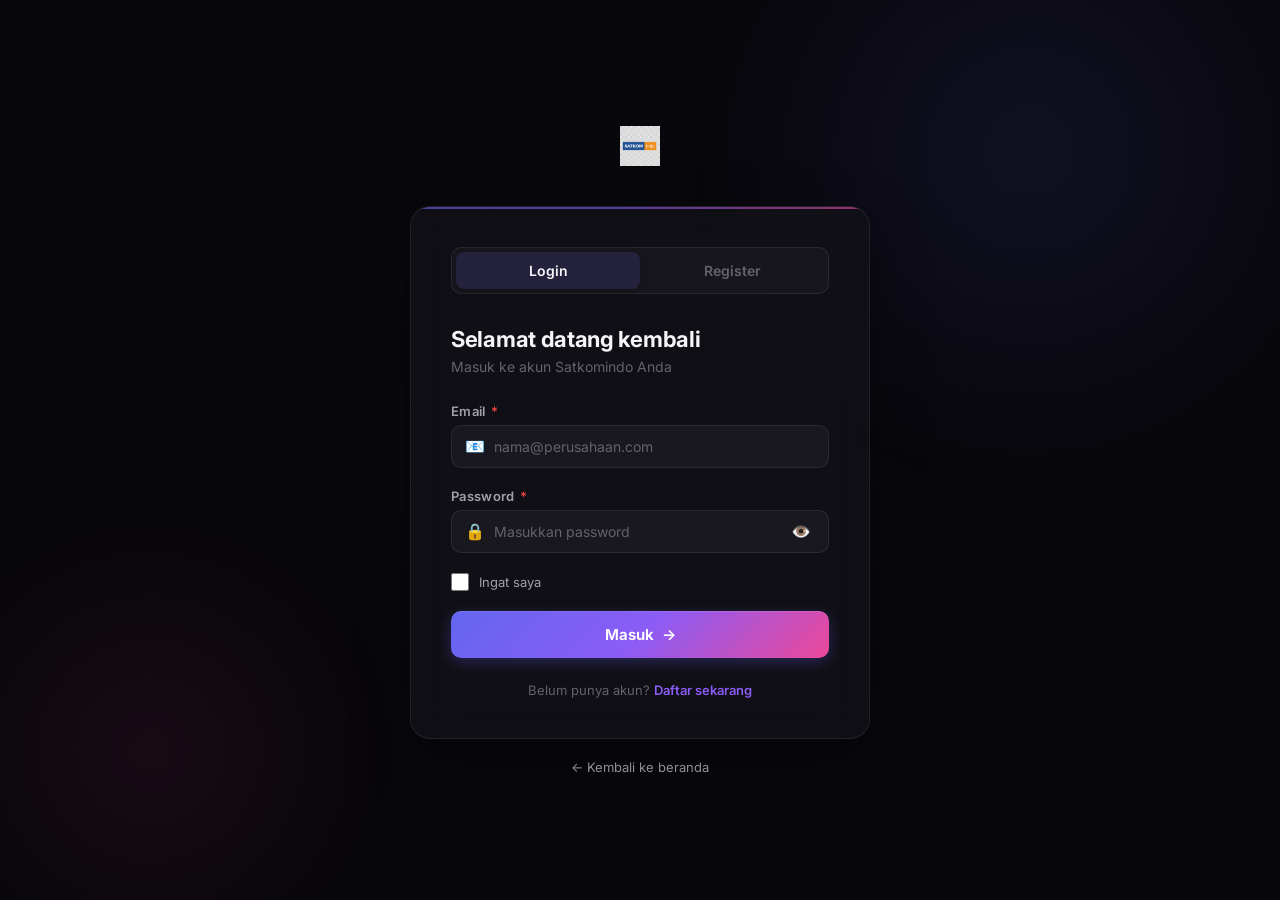
<file: auth.html>
<!DOCTYPE html>
<html lang="id">
<head>
  <meta charset="UTF-8">
  <meta name="viewport" content="width=device-width, initial-scale=1.0">
  <meta name="description" content="Login atau Register ke Satkomindo — Modern IT Service Desk Platform.">
  <title>Satkomindo — Login</title>
  <link rel="stylesheet" href="css/auth.css">
</head>
<body>

<!-- Background -->
<div class="auth-bg"></div>
<div class="auth-grid"></div>

<!-- Toast Container -->
<div class="toast-container" id="toast-container"></div>

<div class="auth-container">
  <!-- Logo -->
  <a href="landing.html" class="auth-logo">
    <img src="assets/logo.png" alt="Satkomindo" style="height: 40px;">
  </a>

  <!-- Auth Card -->
  <div class="auth-card">
    <!-- Tabs -->
    <div class="auth-tabs">
      <button class="auth-tab active" data-tab="login" onclick="switchTab('login')">Login</button>
      <button class="auth-tab" data-tab="register" onclick="switchTab('register')">Register</button>
    </div>

    <!-- ====== LOGIN PANEL ====== -->
    <div class="auth-panel active" id="panel-login">
      <h2 class="auth-panel-title">Selamat datang kembali</h2>
      <p class="auth-panel-subtitle">Masuk ke akun Satkomindo Anda</p>

      <div class="auth-error" id="login-error">
        <span>❌</span>
        <span id="login-error-text">Email atau password salah</span>
      </div>

      <form id="login-form" onsubmit="handleLogin(event)">
        <div class="auth-form-group">
          <label class="auth-form-label">Email <span class="required">*</span></label>
          <div class="auth-input-wrapper">
            <input type="email" class="auth-input" id="login-email" placeholder="nama@perusahaan.com" required autocomplete="email">
            <span class="auth-input-icon">📧</span>
          </div>
        </div>

        <div class="auth-form-group">
          <label class="auth-form-label">Password <span class="required">*</span></label>
          <div class="auth-input-wrapper">
            <input type="password" class="auth-input" id="login-password" placeholder="Masukkan password" required autocomplete="current-password">
            <span class="auth-input-icon">🔒</span>
            <button type="button" class="auth-password-toggle" onclick="togglePassword('login-password', this)">👁️</button>
          </div>
        </div>

        <label class="auth-checkbox">
          <input type="checkbox" id="remember-me">
          <span>Ingat saya</span>
        </label>

        <button type="submit" class="auth-submit" id="login-submit">
          <span>Masuk</span>
          <span>→</span>
        </button>
      </form>

      <div class="auth-footer">
        Belum punya akun? <a href="#" onclick="switchTab('register'); return false;">Daftar sekarang</a>
      </div>
    </div>

    <!-- ====== REGISTER PANEL ====== -->
    <div class="auth-panel" id="panel-register">
      <h2 class="auth-panel-title">Buat akun baru</h2>
      <p class="auth-panel-subtitle">Daftar untuk mulai menggunakan Satkomindo</p>

      <div class="auth-error" id="register-error">
        <span>❌</span>
        <span id="register-error-text">Terjadi kesalahan</span>
      </div>

      <div class="auth-success" id="register-success">
        <span>✅</span>
        <span id="register-success-text">Registrasi berhasil!</span>
      </div>

      <form id="register-form" onsubmit="handleRegister(event)">
        <div class="auth-form-group">
          <label class="auth-form-label">Email <span class="required">*</span></label>
          <div class="auth-input-wrapper">
            <input type="email" class="auth-input" id="reg-email" placeholder="nama@perusahaan.com" required autocomplete="email">
            <span class="auth-input-icon">📧</span>
          </div>
        </div>

        <div class="auth-form-row">
          <div class="auth-form-group">
            <label class="auth-form-label">Nama Pengguna <span class="required">*</span></label>
            <div class="auth-input-wrapper">
              <input type="text" class="auth-input" id="reg-name" placeholder="Nama lengkap" required autocomplete="name">
              <span class="auth-input-icon">👤</span>
            </div>
          </div>

          <div class="auth-form-group">
            <label class="auth-form-label">Personal Number <span class="required">*</span></label>
            <div class="auth-input-wrapper">
              <input type="text" class="auth-input" id="reg-personal-number" placeholder="Contoh: EMP-001" required>
              <span class="auth-input-icon">🏷️</span>
            </div>
          </div>
        </div>

        <div class="auth-form-group">
          <label class="auth-form-label">Role <span class="required">*</span></label>
          <div class="auth-input-wrapper">
            <select class="auth-select" id="reg-role" required>
              <option value="">Pilih Role</option>
              <option value="Admin">Admin</option>
              <option value="IT Support">IT Support</option>
              <option value="Technician">Technician</option>
              <option value="Manager">Manager</option>
              <option value="User">User</option>
            </select>
            <span class="auth-input-icon">🛡️</span>
          </div>
        </div>

        <div class="auth-form-group">
          <label class="auth-form-label">Password <span class="required">*</span></label>
          <div class="auth-input-wrapper">
            <input type="password" class="auth-input" id="reg-password" placeholder="Minimal 6 karakter" required minlength="6" autocomplete="new-password" oninput="checkPasswordStrength(this.value)">
            <span class="auth-input-icon">🔒</span>
            <button type="button" class="auth-password-toggle" onclick="togglePassword('reg-password', this)">👁️</button>
          </div>
          <div class="password-strength" id="password-strength">
            <div class="password-strength-bar" id="str-bar-1"></div>
            <div class="password-strength-bar" id="str-bar-2"></div>
            <div class="password-strength-bar" id="str-bar-3"></div>
            <div class="password-strength-bar" id="str-bar-4"></div>
          </div>
          <div class="password-strength-text" id="password-strength-text"></div>
        </div>

        <div class="auth-form-group">
          <label class="auth-form-label">Konfirmasi Password <span class="required">*</span></label>
          <div class="auth-input-wrapper">
            <input type="password" class="auth-input" id="reg-confirm-password" placeholder="Ulangi password" required minlength="6" autocomplete="new-password">
            <span class="auth-input-icon">🔒</span>
          </div>
        </div>

        <label class="auth-checkbox">
          <input type="checkbox" id="agree-terms" required>
          <span>Saya setuju dengan ketentuan penggunaan</span>
        </label>

        <button type="submit" class="auth-submit" id="register-submit">
          <span>Daftar Akun</span>
          <span>✨</span>
        </button>
      </form>

      <div class="auth-footer">
        Sudah punya akun? <a href="#" onclick="switchTab('login'); return false;">Login di sini</a>
      </div>
    </div>
  </div>

  <div class="auth-back">
    <a href="landing.html">← Kembali ke beranda</a>
  </div>
</div>

<script src="js/auth.js"></script>

</body>
</html>
</file>
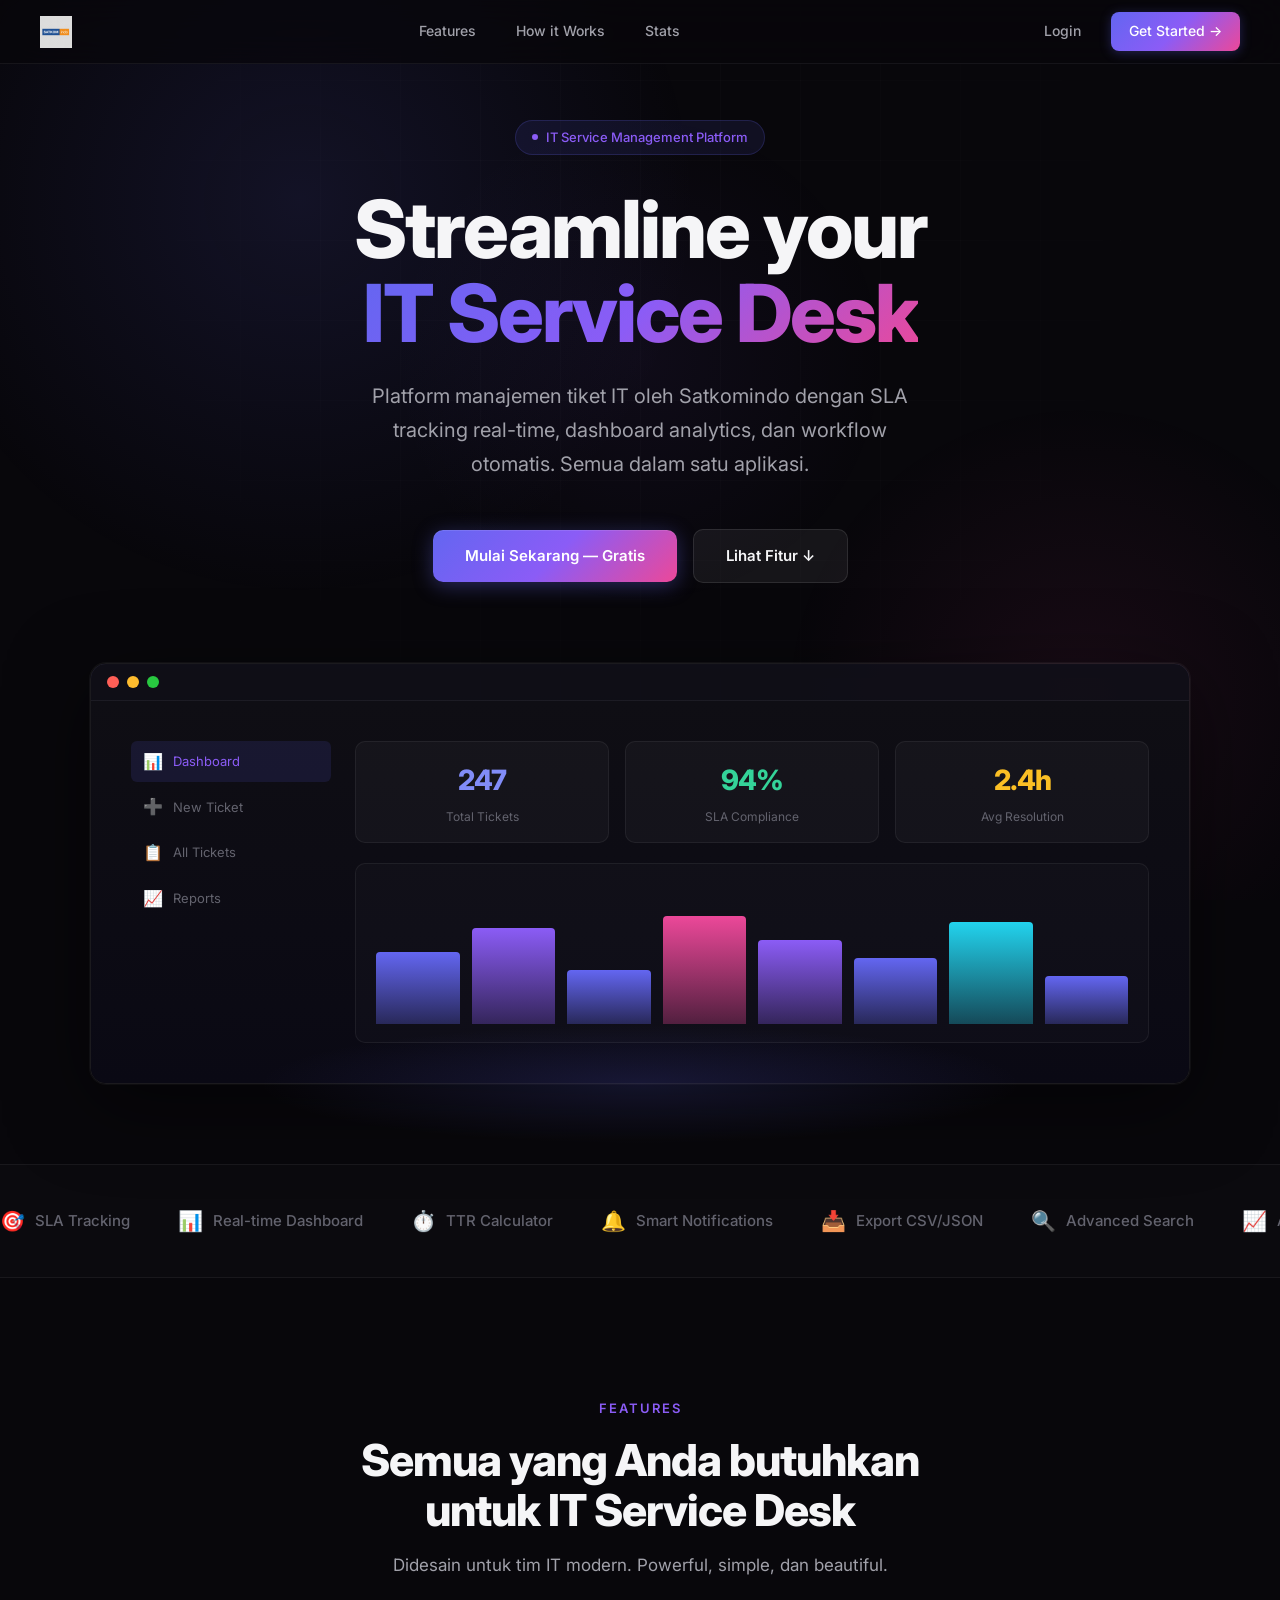
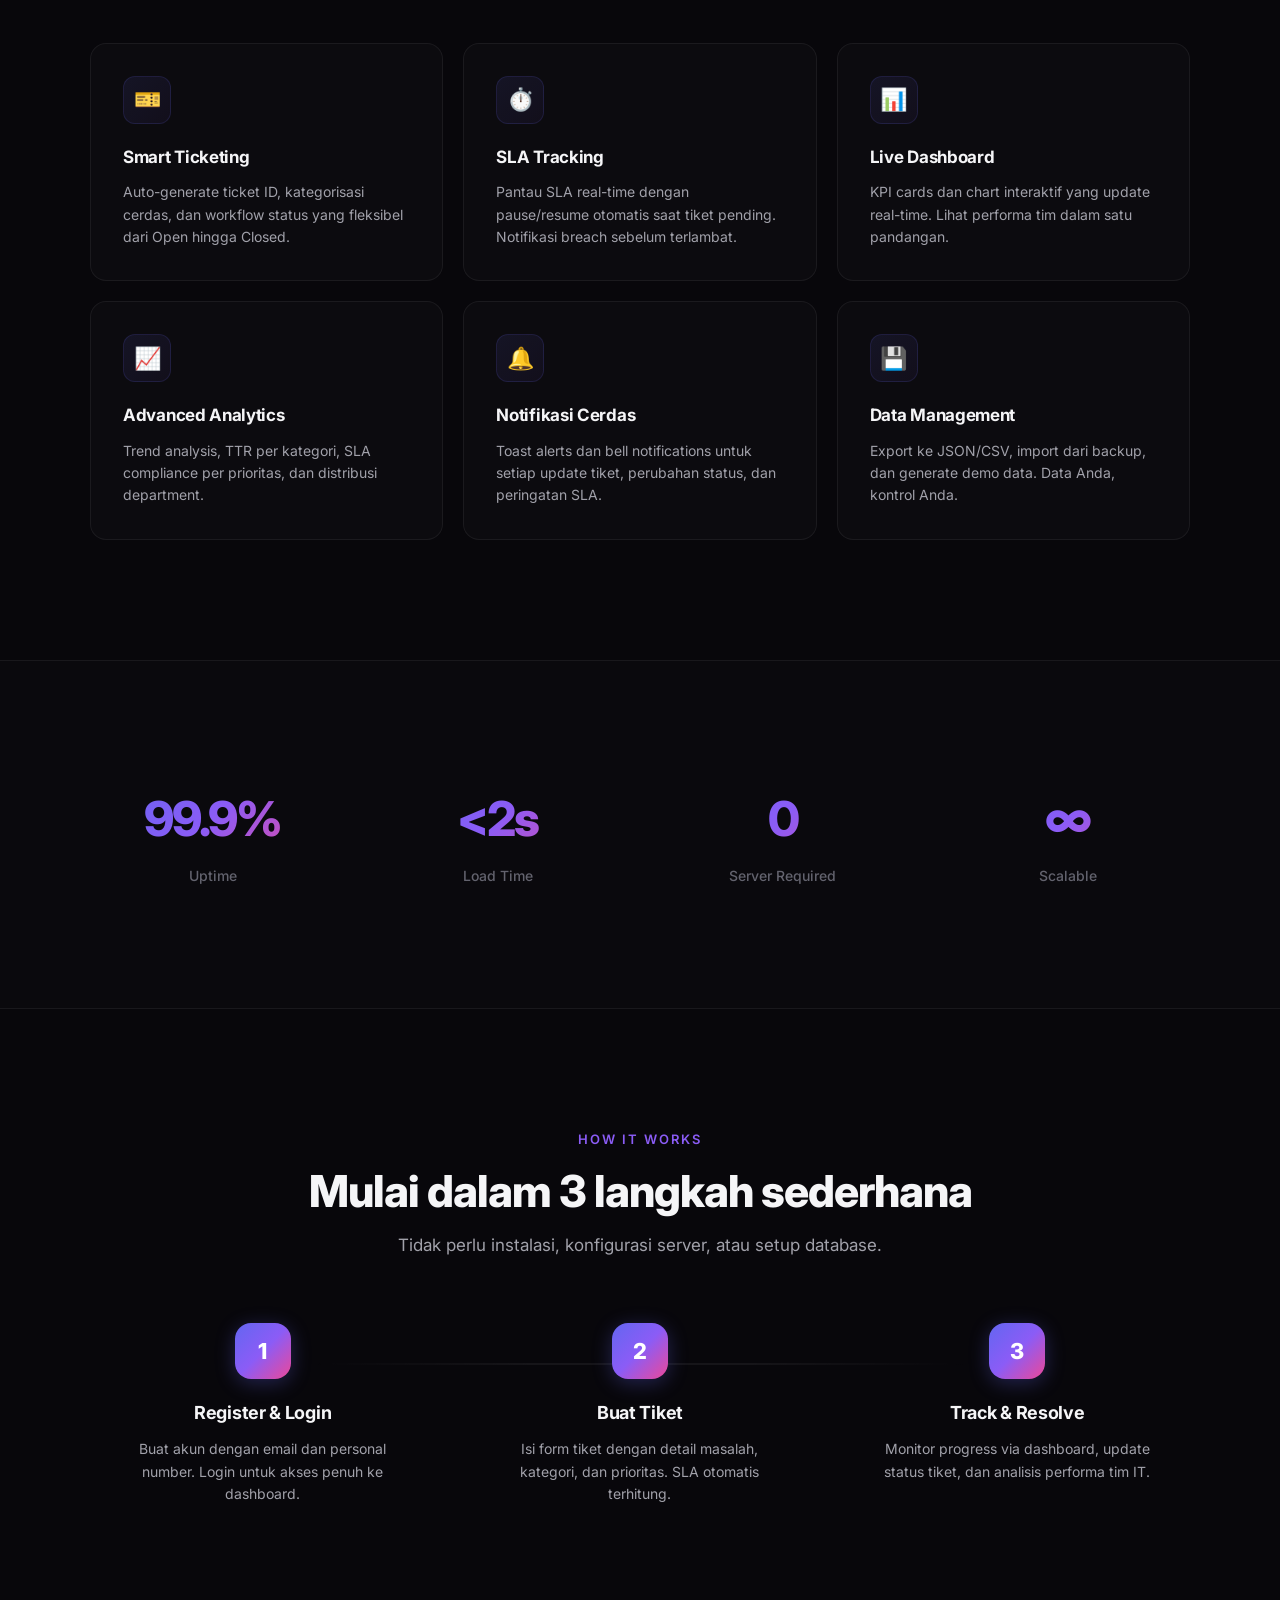
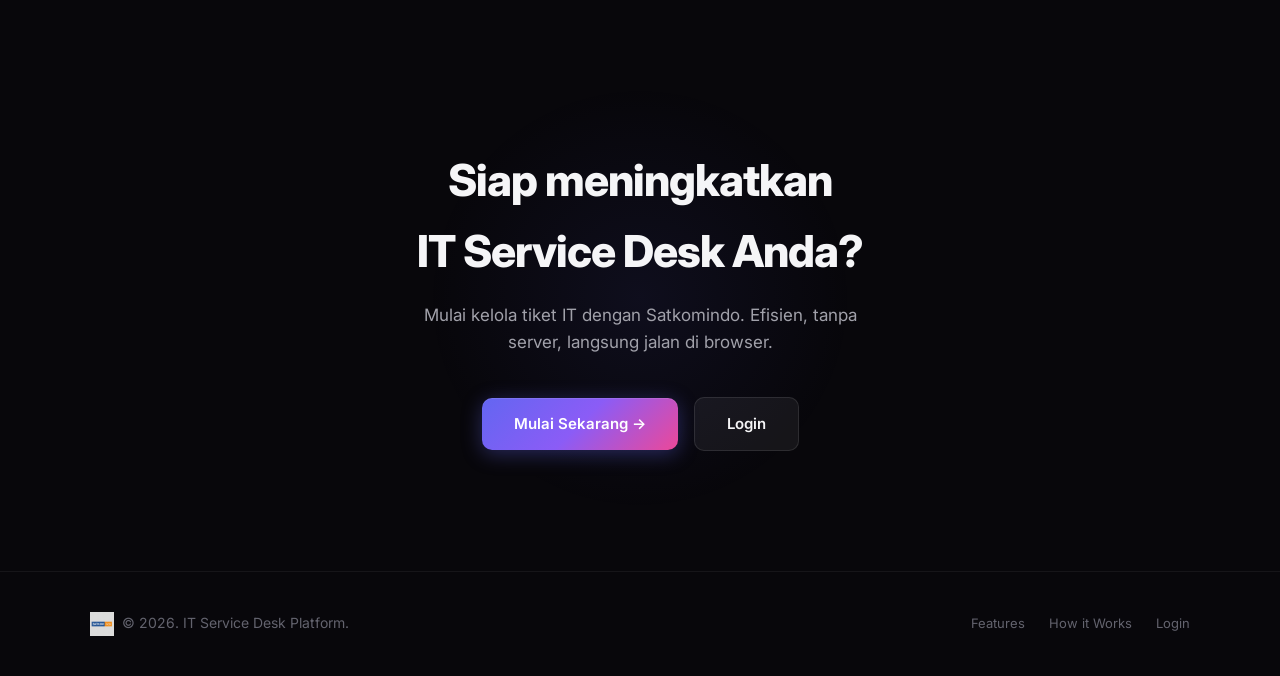
<file: landing.html>
<!DOCTYPE html>
<html lang="id">
<head>
  <meta charset="UTF-8">
  <meta name="viewport" content="width=device-width, initial-scale=1.0">
  <meta name="description" content="Satkomindo — Modern IT Service Desk. Kelola tiket dukungan IT dengan SLA tracking, dashboard real-time, dan analisis performa.">
  <title>Satkomindo — Modern IT Service Desk</title>
  <link rel="stylesheet" href="css/landing.css">
</head>
<body>

<!-- Animated Background -->
<div class="mesh-bg">
  <div class="mesh-orb"></div>
</div>
<div class="grid-overlay"></div>

<!-- ====== NAVIGATION ====== -->
<nav class="nav" id="main-nav">
  <a href="#" class="nav-brand">
    <img src="assets/logo.png" alt="Satkomindo" class="nav-brand-logo">
  </a>
  <div class="nav-links">
    <a href="#features">Features</a>
    <a href="#how-it-works">How it Works</a>
    <a href="#stats">Stats</a>
  </div>
  <div class="nav-cta">
    <a href="auth.html" class="btn-nav btn-nav-ghost">Login</a>
    <a href="auth.html?tab=register" class="btn-nav btn-nav-primary">Get Started →</a>
  </div>
  <button class="mobile-menu-toggle" onclick="document.querySelector('.nav-links').classList.toggle('mobile-show')">☰</button>
</nav>

<!-- ====== HERO SECTION ====== -->
<section class="hero">
  <div class="hero-badge">
    <span class="hero-badge-dot"></span>
    IT Service Management Platform
  </div>

  <h1 class="hero-title">
    Streamline your<br>
    <span class="gradient-text">
IT Service Desk</span>
  </h1>

  <p class="hero-subtitle">
    Platform manajemen tiket IT oleh Satkomindo dengan SLA tracking
    real-time, dashboard analytics, dan workflow otomatis. Semua dalam satu aplikasi.
  </p>

  <div class="hero-cta">
    <a href="auth.html?tab=register" class="btn-hero btn-hero-primary">
      Mulai Sekarang — Gratis
    </a>
    <a href="#features" class="btn-hero btn-hero-secondary">
      Lihat Fitur ↓
    </a>
  </div>

  <!-- App Preview -->
  <div class="hero-preview">
    <div class="hero-preview-wrapper">
      <div class="hero-preview-bar">
        <div class="hero-preview-dot"></div>
        <div class="hero-preview-dot"></div>
        <div class="hero-preview-dot"></div>
      </div>
      <div class="hero-preview-content">
        <div class="hero-preview-sidebar">
          <div class="preview-sidebar-item active">
            <span>📊</span> Dashboard
          </div>
          <div class="preview-sidebar-item">
            <span>➕</span> New Ticket
          </div>
          <div class="preview-sidebar-item">
            <span>📋</span> All Tickets
          </div>
          <div class="preview-sidebar-item">
            <span>📈</span> Reports
          </div>
        </div>
        <div class="hero-preview-main">
          <div class="preview-kpi-row">
            <div class="preview-kpi">
              <div class="preview-kpi-value">247</div>
              <div class="preview-kpi-label">Total Tickets</div>
            </div>
            <div class="preview-kpi">
              <div class="preview-kpi-value">94%</div>
              <div class="preview-kpi-label">SLA Compliance</div>
            </div>
            <div class="preview-kpi">
              <div class="preview-kpi-value">2.4h</div>
              <div class="preview-kpi-label">Avg Resolution</div>
            </div>
          </div>
          <div class="preview-chart-area">
            <div class="preview-chart-bars">
              <div class="preview-bar"></div>
              <div class="preview-bar"></div>
              <div class="preview-bar"></div>
              <div class="preview-bar"></div>
              <div class="preview-bar"></div>
              <div class="preview-bar"></div>
              <div class="preview-bar"></div>
              <div class="preview-bar"></div>
            </div>
          </div>
        </div>
      </div>
    </div>
    <div class="hero-glow"></div>
  </div>
</section>

<!-- ====== MARQUEE ====== -->
<section class="marquee-section">
  <div class="marquee-track">
    <div class="marquee-item"><span>🎯</span> SLA Tracking</div>
    <div class="marquee-item"><span>📊</span> Real-time Dashboard</div>
    <div class="marquee-item"><span>⏱️</span> TTR Calculator</div>
    <div class="marquee-item"><span>🔔</span> Smart Notifications</div>
    <div class="marquee-item"><span>📥</span> Export CSV/JSON</div>
    <div class="marquee-item"><span>🔍</span> Advanced Search</div>
    <div class="marquee-item"><span>📈</span> Analytics Report</div>
    <div class="marquee-item"><span>⚡</span> Zero Config</div>
    <div class="marquee-item"><span>🔒</span> Secure Auth</div>
    <div class="marquee-item"><span>📱</span> Responsive Design</div>
    <!-- Duplicate for seamless loop -->
    <div class="marquee-item"><span>🎯</span> SLA Tracking</div>
    <div class="marquee-item"><span>📊</span> Real-time Dashboard</div>
    <div class="marquee-item"><span>⏱️</span> TTR Calculator</div>
    <div class="marquee-item"><span>🔔</span> Smart Notifications</div>
    <div class="marquee-item"><span>📥</span> Export CSV/JSON</div>
    <div class="marquee-item"><span>🔍</span> Advanced Search</div>
    <div class="marquee-item"><span>📈</span> Analytics Report</div>
    <div class="marquee-item"><span>⚡</span> Zero Config</div>
    <div class="marquee-item"><span>🔒</span> Secure Auth</div>
    <div class="marquee-item"><span>📱</span> Responsive Design</div>
  </div>
</section>

<!-- ====== FEATURES ====== -->
<section class="section" id="features">
  <div class="section-inner">
    <div class="section-header reveal">
      <div class="section-tag">Features</div>
      <h2 class="section-title">Semua yang Anda butuhkan<br>untuk IT Service Desk</h2>
      <p class="section-subtitle">Didesain untuk tim IT modern. Powerful, simple, dan beautiful.</p>
    </div>

    <div class="features-grid">
      <div class="feature-card reveal">
        <div class="feature-icon">🎫</div>
        <div class="feature-title">Smart Ticketing</div>
        <div class="feature-desc">Auto-generate ticket ID, kategorisasi cerdas, dan workflow status yang fleksibel dari Open hingga Closed.</div>
      </div>
      <div class="feature-card reveal">
        <div class="feature-icon">⏱️</div>
        <div class="feature-title">SLA Tracking</div>
        <div class="feature-desc">Pantau SLA real-time dengan pause/resume otomatis saat tiket pending. Notifikasi breach sebelum terlambat.</div>
      </div>
      <div class="feature-card reveal">
        <div class="feature-icon">📊</div>
        <div class="feature-title">Live Dashboard</div>
        <div class="feature-desc">KPI cards dan chart interaktif yang update real-time. Lihat performa tim dalam satu pandangan.</div>
      </div>
      <div class="feature-card reveal">
        <div class="feature-icon">📈</div>
        <div class="feature-title">Advanced Analytics</div>
        <div class="feature-desc">Trend analysis, TTR per kategori, SLA compliance per prioritas, dan distribusi department.</div>
      </div>
      <div class="feature-card reveal">
        <div class="feature-icon">🔔</div>
        <div class="feature-title">Notifikasi Cerdas</div>
        <div class="feature-desc">Toast alerts dan bell notifications untuk setiap update tiket, perubahan status, dan peringatan SLA.</div>
      </div>
      <div class="feature-card reveal">
        <div class="feature-icon">💾</div>
        <div class="feature-title">Data Management</div>
        <div class="feature-desc">Export ke JSON/CSV, import dari backup, dan generate demo data. Data Anda, kontrol Anda.</div>
      </div>
    </div>
  </div>
</section>

<!-- ====== STATS ====== -->
<section class="section stats-section" id="stats">
  <div class="section-inner">
    <div class="stats-grid reveal">
      <div>
        <div class="stat-value">99.9%</div>
        <div class="stat-label">Uptime</div>
      </div>
      <div>
        <div class="stat-value">&lt;2s</div>
        <div class="stat-label">Load Time</div>
      </div>
      <div>
        <div class="stat-value">0</div>
        <div class="stat-label">Server Required</div>
      </div>
      <div>
        <div class="stat-value">∞</div>
        <div class="stat-label">Scalable</div>
      </div>
    </div>
  </div>
</section>

<!-- ====== HOW IT WORKS ====== -->
<section class="section" id="how-it-works">
  <div class="section-inner">
    <div class="section-header reveal">
      <div class="section-tag">How it Works</div>
      <h2 class="section-title">Mulai dalam 3 langkah sederhana</h2>
      <p class="section-subtitle">Tidak perlu instalasi, konfigurasi server, atau setup database.</p>
    </div>

    <div class="steps-grid">
      <div class="step-card reveal">
        <div class="step-number">1</div>
        <div class="step-title">Register & Login</div>
        <div class="step-desc">Buat akun dengan email dan personal number. Login untuk akses penuh ke dashboard.</div>
      </div>
      <div class="step-card reveal">
        <div class="step-number">2</div>
        <div class="step-title">Buat Tiket</div>
        <div class="step-desc">Isi form tiket dengan detail masalah, kategori, dan prioritas. SLA otomatis terhitung.</div>
      </div>
      <div class="step-card reveal">
        <div class="step-number">3</div>
        <div class="step-title">Track & Resolve</div>
        <div class="step-desc">Monitor progress via dashboard, update status tiket, dan analisis performa tim IT.</div>
      </div>
    </div>
  </div>
</section>

<!-- ====== CTA SECTION ====== -->
<section class="section cta-section">
  <div class="section-inner reveal">
    <h2 class="cta-title">Siap meningkatkan<br><span class="gradient-text">IT Service Desk</span> Anda?</h2>
    <p class="cta-subtitle">Mulai kelola tiket IT dengan Satkomindo. Efisien, tanpa server, langsung jalan di browser.</p>
    <div class="cta-buttons">
      <a href="auth.html?tab=register" class="btn-hero btn-hero-primary">Mulai Sekarang →</a>
      <a href="auth.html" class="btn-hero btn-hero-secondary">Login</a>
    </div>
  </div>
</section>

<!-- ====== FOOTER ====== -->
<footer class="footer">
  <div class="footer-inner">
    <div class="footer-brand">
      <img src="assets/logo.png" alt="Satkomindo" style="height:24px;"> © 2026. IT Service Desk Platform.
    </div>
    <div class="footer-links">
      <a href="#features">Features</a>
      <a href="#how-it-works">How it Works</a>
      <a href="auth.html">Login</a>
    </div>
  </div>
</footer>

<script>
  // Navbar scroll effect
  window.addEventListener('scroll', () => {
    document.getElementById('main-nav').classList.toggle('scrolled', window.scrollY > 20);
  });

  // Reveal on scroll
  const reveals = document.querySelectorAll('.reveal');
  const revealObserver = new IntersectionObserver((entries) => {
    entries.forEach(entry => {
      if (entry.isIntersecting) {
        entry.target.classList.add('visible');
      }
    });
  }, { threshold: 0.15, rootMargin: '0px 0px -40px 0px' });

  reveals.forEach(el => revealObserver.observe(el));

  // Redirect if already logged in
  if (localStorage.getItem('tickethub_auth')) {
    // User is logged in, show a subtle indicator but don't force redirect
  }
</script>

</body>
</html>
</file>
<file: css/auth.css>
/* ============================================
   Auth Page — Login & Registration Styles
   ============================================ */

@import url('https://fonts.googleapis.com/css2?family=Inter:wght@300;400;500;600;700;800&display=swap');

*, *::before, *::after {
  margin: 0;
  padding: 0;
  box-sizing: border-box;
}

:root {
  --bg-primary: #08070b;
  --bg-secondary: #0f0e13;
  --bg-card: rgba(18, 17, 24, 0.85);
  --bg-input: rgba(255, 255, 255, 0.04);
  --text-primary: #f5f5f7;
  --text-secondary: #a1a1aa;
  --text-muted: #63636e;
  --border-color: rgba(255, 255, 255, 0.08);
  --border-focus: rgba(99, 102, 241, 0.5);
  --accent-purple: #8b5cf6;
  --accent-blue: #6366f1;
  --accent-pink: #ec4899;
  --gradient-hero: linear-gradient(135deg, #6366f1, #8b5cf6, #ec4899);
  --color-danger: #ef4444;
  --color-success: #10b981;
}

html { scroll-behavior: smooth; }

body {
  font-family: 'Inter', -apple-system, BlinkMacSystemFont, sans-serif;
  background: var(--bg-primary);
  color: var(--text-primary);
  min-height: 100vh;
  display: flex;
  align-items: center;
  justify-content: center;
  overflow-x: hidden;
  -webkit-font-smoothing: antialiased;
}

/* Animated Background */
.auth-bg {
  position: fixed;
  inset: 0;
  z-index: 0;
  pointer-events: none;
}

.auth-bg::before {
  content: '';
  position: absolute;
  width: 700px;
  height: 700px;
  top: -200px;
  right: -100px;
  background: radial-gradient(circle, rgba(99, 102, 241, 0.1) 0%, transparent 70%);
  animation: bgFloat1 20s ease-in-out infinite;
}

.auth-bg::after {
  content: '';
  position: absolute;
  width: 500px;
  height: 500px;
  bottom: -100px;
  left: -100px;
  background: radial-gradient(circle, rgba(236, 72, 153, 0.07) 0%, transparent 70%);
  animation: bgFloat2 25s ease-in-out infinite;
}

@keyframes bgFloat1 {
  0%, 100% { transform: translate(0, 0) scale(1); }
  50% { transform: translate(-60px, 40px) scale(1.1); }
}

@keyframes bgFloat2 {
  0%, 100% { transform: translate(0, 0) scale(1); }
  50% { transform: translate(40px, -30px) scale(1.15); }
}

.auth-grid {
  position: fixed;
  inset: 0;
  z-index: 0;
  pointer-events: none;
  background-image:
    linear-gradient(rgba(255, 255, 255, 0.012) 1px, transparent 1px),
    linear-gradient(90deg, rgba(255, 255, 255, 0.012) 1px, transparent 1px);
  background-size: 80px 80px;
  mask-image: radial-gradient(ellipse at 50% 50%, black 20%, transparent 70%);
  -webkit-mask-image: radial-gradient(ellipse at 50% 50%, black 20%, transparent 70%);
}

/* Auth Container */
.auth-container {
  position: relative;
  z-index: 1;
  width: 100%;
  max-width: 460px;
  margin: 20px;
  animation: authAppear 0.6s ease;
}

@keyframes authAppear {
  from { opacity: 0; transform: translateY(16px); }
  to { opacity: 1; transform: translateY(0); }
}

/* Logo */
.auth-logo {
  display: flex;
  align-items: center;
  justify-content: center;
  gap: 12px;
  margin-bottom: 40px;
  text-decoration: none;
  color: var(--text-primary);
}

.auth-logo-icon {
  width: 40px;
  height: 40px;
  background: var(--gradient-hero);
  border-radius: 10px;
  display: flex;
  align-items: center;
  justify-content: center;
  font-size: 18px;
  box-shadow: 0 4px 15px rgba(99, 102, 241, 0.3);
}

.auth-logo-text {
  font-size: 22px;
  font-weight: 800;
  letter-spacing: -0.5px;
}

/* Auth Card */
.auth-card {
  background: var(--bg-card);
  backdrop-filter: blur(20px);
  border: 1px solid var(--border-color);
  border-radius: 20px;
  padding: 40px;
  box-shadow: 0 20px 60px rgba(0, 0, 0, 0.3);
  position: relative;
  overflow: hidden;
}

.auth-card::before {
  content: '';
  position: absolute;
  top: 0;
  left: 0;
  right: 0;
  height: 2px;
  background: var(--gradient-hero);
  opacity: 0.6;
}

/* Tabs */
.auth-tabs {
  display: flex;
  background: rgba(255, 255, 255, 0.03);
  border-radius: 10px;
  padding: 4px;
  margin-bottom: 32px;
  border: 1px solid var(--border-color);
}

.auth-tab {
  flex: 1;
  padding: 10px 16px;
  border: none;
  background: transparent;
  color: var(--text-muted);
  font-size: 14px;
  font-weight: 600;
  font-family: 'Inter', sans-serif;
  border-radius: 8px;
  cursor: pointer;
  transition: all 0.25s ease;
}

.auth-tab.active {
  background: rgba(99, 102, 241, 0.15);
  color: var(--text-primary);
  box-shadow: 0 2px 8px rgba(0, 0, 0, 0.15);
}

.auth-tab:hover:not(.active) {
  color: var(--text-secondary);
}

/* Form Panel */
.auth-panel {
  display: none;
}

.auth-panel.active {
  display: block;
  animation: panelFade 0.3s ease;
}

@keyframes panelFade {
  from { opacity: 0; transform: translateY(8px); }
  to { opacity: 1; transform: translateY(0); }
}

.auth-panel-title {
  font-size: 22px;
  font-weight: 700;
  margin-bottom: 6px;
  letter-spacing: -0.3px;
}

.auth-panel-subtitle {
  font-size: 14px;
  color: var(--text-muted);
  margin-bottom: 28px;
}

/* Form Groups */
.auth-form-group {
  margin-bottom: 20px;
}

.auth-form-label {
  display: block;
  font-size: 13px;
  font-weight: 600;
  color: var(--text-secondary);
  margin-bottom: 6px;
  letter-spacing: 0.3px;
}

.auth-form-label .required {
  color: var(--color-danger);
  margin-left: 2px;
}

.auth-input-wrapper {
  position: relative;
}

.auth-input-icon {
  position: absolute;
  left: 14px;
  top: 50%;
  transform: translateY(-50%);
  font-size: 16px;
  color: var(--text-muted);
  pointer-events: none;
  transition: color 0.2s;
}

.auth-input {
  width: 100%;
  padding: 12px 14px 12px 42px;
  background: var(--bg-input);
  border: 1px solid var(--border-color);
  border-radius: 10px;
  color: var(--text-primary);
  font-size: 14px;
  font-family: 'Inter', sans-serif;
  transition: all 0.2s ease;
}

.auth-input:focus {
  outline: none;
  border-color: var(--border-focus);
  box-shadow: 0 0 0 3px rgba(99, 102, 241, 0.12);
  background: rgba(255, 255, 255, 0.06);
}

.auth-input:focus + .auth-input-icon,
.auth-input:focus ~ .auth-input-icon {
  color: var(--accent-purple);
}

.auth-input::placeholder {
  color: var(--text-muted);
}

.auth-select {
  width: 100%;
  padding: 12px 14px 12px 42px;
  background: var(--bg-input);
  border: 1px solid var(--border-color);
  border-radius: 10px;
  color: var(--text-primary);
  font-size: 14px;
  font-family: 'Inter', sans-serif;
  cursor: pointer;
  appearance: none;
  background-image: url("data:image/svg+xml,%3Csvg xmlns='http://www.w3.org/2000/svg' width='12' height='12' viewBox='0 0 24 24' fill='none' stroke='%2363636e' stroke-width='2' stroke-linecap='round' stroke-linejoin='round'%3E%3Cpolyline points='6 9 12 15 18 9'%3E%3C/polyline%3E%3C/svg%3E");
  background-repeat: no-repeat;
  background-position: right 14px center;
  transition: all 0.2s ease;
}

.auth-select:focus {
  outline: none;
  border-color: var(--border-focus);
  box-shadow: 0 0 0 3px rgba(99, 102, 241, 0.12);
}

.auth-select option {
  background: var(--bg-secondary);
  color: var(--text-primary);
}

/* Password Toggle */
.auth-password-toggle {
  position: absolute;
  right: 14px;
  top: 50%;
  transform: translateY(-50%);
  background: none;
  border: none;
  color: var(--text-muted);
  font-size: 16px;
  cursor: pointer;
  padding: 4px;
  transition: color 0.2s;
}

.auth-password-toggle:hover {
  color: var(--text-primary);
}

/* Password Strength */
.password-strength {
  display: flex;
  gap: 4px;
  margin-top: 8px;
}

.password-strength-bar {
  flex: 1;
  height: 3px;
  background: rgba(255, 255, 255, 0.08);
  border-radius: 2px;
  transition: background 0.3s;
}

.password-strength-bar.weak { background: var(--color-danger); }
.password-strength-bar.medium { background: #f59e0b; }
.password-strength-bar.strong { background: var(--color-success); }

.password-strength-text {
  font-size: 11px;
  margin-top: 4px;
  font-weight: 500;
}

.password-strength-text.weak { color: var(--color-danger); }
.password-strength-text.medium { color: #f59e0b; }
.password-strength-text.strong { color: var(--color-success); }

/* Row grid for form */
.auth-form-row {
  display: grid;
  grid-template-columns: 1fr 1fr;
  gap: 16px;
}

/* Submit Button */
.auth-submit {
  width: 100%;
  padding: 14px 24px;
  background: var(--gradient-hero);
  border: none;
  border-radius: 10px;
  color: white;
  font-size: 15px;
  font-weight: 650;
  font-family: 'Inter', sans-serif;
  cursor: pointer;
  transition: all 0.25s ease;
  box-shadow: 0 4px 15px rgba(99, 102, 241, 0.3), inset 0 1px 0 rgba(255,255,255,0.1);
  margin-top: 8px;
  display: flex;
  align-items: center;
  justify-content: center;
  gap: 8px;
}

.auth-submit:hover {
  box-shadow: 0 6px 25px rgba(99, 102, 241, 0.5), inset 0 1px 0 rgba(255,255,255,0.1);
  transform: translateY(-1px);
}

.auth-submit:active {
  transform: translateY(0) scale(0.98);
}

.auth-submit:disabled {
  opacity: 0.5;
  cursor: not-allowed;
  transform: none;
}

/* Divider */
.auth-divider {
  display: flex;
  align-items: center;
  gap: 16px;
  margin: 24px 0;
}

.auth-divider-line {
  flex: 1;
  height: 1px;
  background: var(--border-color);
}

.auth-divider-text {
  font-size: 12px;
  color: var(--text-muted);
  font-weight: 500;
}

/* Error Message */
.auth-error {
  display: none;
  padding: 12px 16px;
  background: rgba(239, 68, 68, 0.1);
  border: 1px solid rgba(239, 68, 68, 0.2);
  border-radius: 10px;
  color: #f87171;
  font-size: 13px;
  margin-bottom: 20px;
  align-items: center;
  gap: 8px;
}

.auth-error.visible {
  display: flex;
}

.auth-success {
  display: none;
  padding: 12px 16px;
  background: rgba(16, 185, 129, 0.1);
  border: 1px solid rgba(16, 185, 129, 0.2);
  border-radius: 10px;
  color: #34d399;
  font-size: 13px;
  margin-bottom: 20px;
  align-items: center;
  gap: 8px;
}

.auth-success.visible {
  display: flex;
}

/* Footer Link */
.auth-footer {
  text-align: center;
  margin-top: 24px;
  font-size: 13px;
  color: var(--text-muted);
}

.auth-footer a {
  color: var(--accent-purple);
  text-decoration: none;
  font-weight: 600;
  transition: color 0.2s;
}

.auth-footer a:hover {
  color: var(--accent-pink);
}

/* Back to landing */
.auth-back {
  display: flex;
  align-items: center;
  justify-content: center;
  gap: 6px;
  margin-top: 20px;
  font-size: 13px;
  color: var(--text-muted);
}

.auth-back a {
  color: var(--text-secondary);
  text-decoration: none;
  transition: color 0.2s;
}

.auth-back a:hover {
  color: var(--text-primary);
}

/* Toast */
.toast-container {
  position: fixed;
  top: 20px;
  right: 20px;
  z-index: 2000;
  display: flex;
  flex-direction: column;
  gap: 10px;
}

.toast {
  display: flex;
  align-items: center;
  gap: 10px;
  padding: 14px 20px;
  background: var(--bg-secondary);
  border: 1px solid var(--border-color);
  border-radius: 12px;
  box-shadow: 0 10px 40px rgba(0, 0, 0, 0.4);
  min-width: 300px;
  animation: toastIn 0.3s ease;
  position: relative;
  overflow: hidden;
}

.toast::before {
  content: '';
  position: absolute;
  left: 0; top: 0; bottom: 0;
  width: 3px;
}

.toast.success::before { background: linear-gradient(180deg, #10b981, #34d399); }
.toast.error::before { background: linear-gradient(180deg, #ef4444, #f87171); }

.toast-removing { animation: toastOut 0.3s ease forwards; }

@keyframes toastIn { from { opacity: 0; transform: translateX(80px); } to { opacity: 1; transform: translateX(0); } }
@keyframes toastOut { from { opacity: 1; transform: translateX(0); } to { opacity: 0; transform: translateX(80px); } }

.toast-icon { font-size: 18px; }
.toast-message { flex: 1; font-size: 13px; font-weight: 500; }

/* Checkbox */
.auth-checkbox {
  display: flex;
  align-items: center;
  gap: 10px;
  margin-bottom: 20px;
  cursor: pointer;
}

.auth-checkbox input[type="checkbox"] {
  width: 18px;
  height: 18px;
  accent-color: var(--accent-purple);
  cursor: pointer;
}

.auth-checkbox span {
  font-size: 13px;
  color: var(--text-secondary);
}

/* Responsive */
@media (max-width: 520px) {
  .auth-card {
    padding: 28px 20px;
    border-radius: 16px;
  }
  
  .auth-form-row {
    grid-template-columns: 1fr;
  }
  
  .auth-container {
    margin: 12px;
  }
}

/* Scrollbar */
::-webkit-scrollbar { width: 6px; }
::-webkit-scrollbar-track { background: transparent; }
::-webkit-scrollbar-thumb { background: rgba(255,255,255,0.08); border-radius: 3px; }
</file>
<file: css/landing.css>
/* ============================================
   Landing Page — Linear-inspired Design
   ============================================ */

@import url('https://fonts.googleapis.com/css2?family=Inter:wght@300;400;500;600;700;800;900&display=swap');

*, *::before, *::after {
  margin: 0;
  padding: 0;
  box-sizing: border-box;
}

:root {
  --bg-primary: #08070b;
  --bg-secondary: #0f0e13;
  --bg-card: rgba(18, 17, 24, 0.7);
  --text-primary: #f5f5f7;
  --text-secondary: #a1a1aa;
  --text-muted: #63636e;
  --border-color: rgba(255, 255, 255, 0.06);
  --accent-purple: #8b5cf6;
  --accent-blue: #6366f1;
  --accent-pink: #ec4899;
  --accent-cyan: #22d3ee;
  --gradient-hero: linear-gradient(135deg, #6366f1, #8b5cf6, #ec4899);
  --gradient-subtle: linear-gradient(135deg, rgba(99, 102, 241, 0.1), rgba(139, 92, 246, 0.05));
}

html {
  scroll-behavior: smooth;
}

body {
  font-family: 'Inter', -apple-system, BlinkMacSystemFont, sans-serif;
  background: var(--bg-primary);
  color: var(--text-primary);
  line-height: 1.6;
  overflow-x: hidden;
  -webkit-font-smoothing: antialiased;
}

/* ---- Animated Mesh Background ---- */
.mesh-bg {
  position: fixed;
  inset: 0;
  z-index: 0;
  overflow: hidden;
  pointer-events: none;
}

.mesh-bg::before {
  content: '';
  position: absolute;
  width: 800px;
  height: 800px;
  top: -200px;
  left: -100px;
  background: radial-gradient(circle, rgba(99, 102, 241, 0.12) 0%, transparent 70%);
  animation: meshFloat1 20s ease-in-out infinite;
}

.mesh-bg::after {
  content: '';
  position: absolute;
  width: 600px;
  height: 600px;
  bottom: -100px;
  right: -100px;
  background: radial-gradient(circle, rgba(236, 72, 153, 0.08) 0%, transparent 70%);
  animation: meshFloat2 25s ease-in-out infinite;
}

.mesh-orb {
  position: absolute;
  width: 500px;
  height: 500px;
  top: 40%;
  left: 50%;
  transform: translate(-50%, -50%);
  background: radial-gradient(circle, rgba(139, 92, 246, 0.06) 0%, transparent 70%);
  animation: meshFloat3 18s ease-in-out infinite;
}

@keyframes meshFloat1 {
  0%, 100% { transform: translate(0, 0) scale(1); }
  33% { transform: translate(100px, 50px) scale(1.1); }
  66% { transform: translate(-50px, 100px) scale(0.95); }
}

@keyframes meshFloat2 {
  0%, 100% { transform: translate(0, 0) scale(1); }
  33% { transform: translate(-80px, -60px) scale(1.15); }
  66% { transform: translate(60px, -80px) scale(0.9); }
}

@keyframes meshFloat3 {
  0%, 100% { transform: translate(-50%, -50%) scale(1); }
  50% { transform: translate(-50%, -50%) scale(1.3); }
}

/* Grid overlay */
.grid-overlay {
  position: fixed;
  inset: 0;
  z-index: 0;
  pointer-events: none;
  background-image:
    linear-gradient(rgba(255, 255, 255, 0.015) 1px, transparent 1px),
    linear-gradient(90deg, rgba(255, 255, 255, 0.015) 1px, transparent 1px);
  background-size: 80px 80px;
  mask-image: radial-gradient(ellipse at 50% 30%, black 20%, transparent 70%);
  -webkit-mask-image: radial-gradient(ellipse at 50% 30%, black 20%, transparent 70%);
}

/* ---- Navigation ---- */
.nav {
  position: fixed;
  top: 0;
  left: 0;
  right: 0;
  z-index: 100;
  padding: 0 40px;
  height: 64px;
  display: flex;
  align-items: center;
  justify-content: space-between;
  background: rgba(8, 7, 11, 0.7);
  backdrop-filter: blur(20px);
  border-bottom: 1px solid var(--border-color);
  transition: all 0.3s ease;
}

.nav.scrolled {
  background: rgba(8, 7, 11, 0.9);
}

.nav-brand {
  display: flex;
  align-items: center;
  gap: 10px;
  text-decoration: none;
  color: var(--text-primary);
}

.nav-brand-icon {
  width: 32px;
  height: 32px;
  background: var(--gradient-hero);
  border-radius: 8px;
  display: flex;
  align-items: center;
  justify-content: center;
  font-size: 16px;
}

.nav-brand-text {
  font-size: 17px;
  font-weight: 700;
  letter-spacing: -0.5px;
}

.nav-brand-logo {
  height: 32px;
  width: auto;
  object-fit: contain;
}

.nav-links {
  display: flex;
  align-items: center;
  gap: 8px;
}

.nav-links a {
  color: var(--text-secondary);
  text-decoration: none;
  font-size: 14px;
  font-weight: 500;
  padding: 8px 16px;
  border-radius: 8px;
  transition: all 0.2s ease;
}

.nav-links a:hover {
  color: var(--text-primary);
  background: rgba(255, 255, 255, 0.05);
}

.nav-cta {
  display: flex;
  align-items: center;
  gap: 12px;
}

.btn-nav {
  padding: 8px 18px;
  border-radius: 8px;
  font-size: 14px;
  font-weight: 500;
  text-decoration: none;
  transition: all 0.2s ease;
  cursor: pointer;
  border: none;
  font-family: 'Inter', sans-serif;
}

.btn-nav-ghost {
  color: var(--text-secondary);
  background: transparent;
}

.btn-nav-ghost:hover {
  color: var(--text-primary);
}

.btn-nav-primary {
  color: white;
  background: var(--gradient-hero);
  box-shadow: 0 2px 12px rgba(99, 102, 241, 0.3);
}

.btn-nav-primary:hover {
  box-shadow: 0 4px 20px rgba(99, 102, 241, 0.5);
  transform: translateY(-1px);
}

/* ---- Hero Section ---- */
.hero {
  position: relative;
  z-index: 1;
  min-height: 100vh;
  display: flex;
  flex-direction: column;
  align-items: center;
  justify-content: center;
  text-align: center;
  padding: 120px 24px 80px;
}

.hero-badge {
  display: inline-flex;
  align-items: center;
  gap: 8px;
  padding: 6px 16px;
  background: rgba(99, 102, 241, 0.1);
  border: 1px solid rgba(99, 102, 241, 0.2);
  border-radius: 100px;
  font-size: 13px;
  color: var(--accent-purple);
  font-weight: 500;
  margin-bottom: 32px;
  animation: fadeInUp 0.8s ease;
}

.hero-badge-dot {
  width: 6px;
  height: 6px;
  background: var(--accent-purple);
  border-radius: 50%;
  animation: pulse 2s ease-in-out infinite;
}

@keyframes pulse {
  0%, 100% { opacity: 1; transform: scale(1); }
  50% { opacity: 0.5; transform: scale(0.8); }
}

.hero-title {
  font-size: clamp(42px, 7vw, 80px);
  font-weight: 800;
  line-height: 1.05;
  letter-spacing: -2px;
  max-width: 900px;
  margin-bottom: 24px;
  animation: fadeInUp 0.8s ease 0.1s both;
}

.hero-title .gradient-text {
  background: var(--gradient-hero);
  -webkit-background-clip: text;
  -webkit-text-fill-color: transparent;
  background-clip: text;
}

.hero-subtitle {
  font-size: clamp(16px, 2vw, 20px);
  color: var(--text-secondary);
  max-width: 560px;
  line-height: 1.7;
  margin-bottom: 48px;
  font-weight: 400;
  animation: fadeInUp 0.8s ease 0.2s both;
}

.hero-cta {
  display: flex;
  align-items: center;
  gap: 16px;
  animation: fadeInUp 0.8s ease 0.3s both;
}

.btn-hero {
  display: inline-flex;
  align-items: center;
  gap: 8px;
  padding: 14px 32px;
  border-radius: 10px;
  font-size: 15px;
  font-weight: 600;
  text-decoration: none;
  transition: all 0.25s ease;
  cursor: pointer;
  border: none;
  font-family: 'Inter', sans-serif;
}

.btn-hero-primary {
  color: white;
  background: var(--gradient-hero);
  box-shadow: 0 4px 20px rgba(99, 102, 241, 0.35), inset 0 1px 0 rgba(255,255,255,0.1);
}

.btn-hero-primary:hover {
  box-shadow: 0 8px 40px rgba(99, 102, 241, 0.5), inset 0 1px 0 rgba(255,255,255,0.1);
  transform: translateY(-2px);
}

.btn-hero-secondary {
  color: var(--text-primary);
  background: rgba(255, 255, 255, 0.06);
  border: 1px solid rgba(255, 255, 255, 0.1);
}

.btn-hero-secondary:hover {
  background: rgba(255, 255, 255, 0.1);
  border-color: rgba(255, 255, 255, 0.18);
}

/* Hero Preview */
.hero-preview {
  margin-top: 80px;
  width: 100%;
  max-width: 1100px;
  position: relative;
  animation: fadeInUp 1s ease 0.5s both;
}

.hero-preview-wrapper {
  position: relative;
  border-radius: 16px;
  overflow: hidden;
  border: 1px solid rgba(255, 255, 255, 0.08);
  box-shadow:
    0 20px 80px rgba(0, 0, 0, 0.5),
    0 0 0 1px rgba(255, 255, 255, 0.05),
    inset 0 1px 0 rgba(255, 255, 255, 0.05);
}

.hero-preview-wrapper::before {
  content: '';
  position: absolute;
  inset: -1px;
  background: linear-gradient(180deg, rgba(99, 102, 241, 0.2) 0%, transparent 40%);
  border-radius: 16px;
  z-index: -1;
}

.hero-preview-bar {
  display: flex;
  align-items: center;
  gap: 8px;
  padding: 12px 16px;
  background: rgba(15, 14, 20, 0.9);
  border-bottom: 1px solid var(--border-color);
}

.hero-preview-dot {
  width: 12px;
  height: 12px;
  border-radius: 50%;
}

.hero-preview-dot:nth-child(1) { background: #ff5f57; }
.hero-preview-dot:nth-child(2) { background: #febc2e; }
.hero-preview-dot:nth-child(3) { background: #28c840; }

.hero-preview-content {
  background: linear-gradient(180deg, #0f0e14 0%, #0a0914 100%);
  padding: 40px;
  min-height: 380px;
  display: flex;
  gap: 24px;
}

.hero-preview-sidebar {
  width: 200px;
  flex-shrink: 0;
}

.preview-sidebar-item {
  display: flex;
  align-items: center;
  gap: 10px;
  padding: 8px 12px;
  border-radius: 6px;
  font-size: 13px;
  color: var(--text-muted);
  margin-bottom: 4px;
}

.preview-sidebar-item.active {
  background: rgba(99, 102, 241, 0.12);
  color: var(--accent-purple);
}

.preview-sidebar-item span:first-child {
  font-size: 16px;
}

.hero-preview-main {
  flex: 1;
}

.preview-kpi-row {
  display: grid;
  grid-template-columns: repeat(3, 1fr);
  gap: 16px;
  margin-bottom: 20px;
}

.preview-kpi {
  padding: 16px;
  background: rgba(255, 255, 255, 0.03);
  border: 1px solid var(--border-color);
  border-radius: 10px;
}

.preview-kpi-value {
  font-size: 28px;
  font-weight: 800;
  letter-spacing: -1px;
  margin-bottom: 4px;
}

.preview-kpi:nth-child(1) .preview-kpi-value { color: #818cf8; }
.preview-kpi:nth-child(2) .preview-kpi-value { color: #34d399; }
.preview-kpi:nth-child(3) .preview-kpi-value { color: #fbbf24; }

.preview-kpi-label {
  font-size: 12px;
  color: var(--text-muted);
}

.preview-chart-area {
  padding: 20px;
  background: rgba(255, 255, 255, 0.02);
  border: 1px solid var(--border-color);
  border-radius: 10px;
  height: 180px;
  position: relative;
  overflow: hidden;
}

.preview-chart-bars {
  display: flex;
  align-items: flex-end;
  gap: 12px;
  height: 140px;
  padding-top: 20px;
}

.preview-bar {
  flex: 1;
  border-radius: 4px 4px 0 0;
  animation: barGrow 1.5s ease 1s both;
}

@keyframes barGrow {
  from { height: 0 !important; }
}

.preview-bar:nth-child(1) { height: 60%; background: linear-gradient(180deg, #6366f1, rgba(99,102,241,0.3)); }
.preview-bar:nth-child(2) { height: 80%; background: linear-gradient(180deg, #8b5cf6, rgba(139,92,246,0.3)); }
.preview-bar:nth-child(3) { height: 45%; background: linear-gradient(180deg, #6366f1, rgba(99,102,241,0.3)); }
.preview-bar:nth-child(4) { height: 90%; background: linear-gradient(180deg, #ec4899, rgba(236,72,153,0.3)); }
.preview-bar:nth-child(5) { height: 70%; background: linear-gradient(180deg, #8b5cf6, rgba(139,92,246,0.3)); }
.preview-bar:nth-child(6) { height: 55%; background: linear-gradient(180deg, #6366f1, rgba(99,102,241,0.3)); }
.preview-bar:nth-child(7) { height: 85%; background: linear-gradient(180deg, #22d3ee, rgba(34,211,238,0.3)); }
.preview-bar:nth-child(8) { height: 40%; background: linear-gradient(180deg, #6366f1, rgba(99,102,241,0.3)); }

/* Glow effect under preview */
.hero-glow {
  position: absolute;
  bottom: -60px;
  left: 50%;
  transform: translateX(-50%);
  width: 70%;
  height: 120px;
  background: radial-gradient(ellipse, rgba(99, 102, 241, 0.15) 0%, transparent 70%);
  pointer-events: none;
}

/* ---- Features Section ---- */
.section {
  position: relative;
  z-index: 1;
  padding: 120px 24px;
}

.section-inner {
  max-width: 1100px;
  margin: 0 auto;
}

.section-header {
  text-align: center;
  margin-bottom: 64px;
}

.section-tag {
  font-size: 13px;
  font-weight: 600;
  text-transform: uppercase;
  letter-spacing: 2px;
  color: var(--accent-purple);
  margin-bottom: 16px;
}

.section-title {
  font-size: clamp(28px, 4vw, 44px);
  font-weight: 800;
  letter-spacing: -1px;
  margin-bottom: 16px;
  line-height: 1.15;
}

.section-subtitle {
  font-size: 17px;
  color: var(--text-secondary);
  max-width: 540px;
  margin: 0 auto;
  line-height: 1.6;
}

/* Feature Grid */
.features-grid {
  display: grid;
  grid-template-columns: repeat(3, 1fr);
  gap: 20px;
}

.feature-card {
  padding: 32px;
  background: rgba(255, 255, 255, 0.02);
  border: 1px solid var(--border-color);
  border-radius: 16px;
  transition: all 0.3s ease;
  position: relative;
  overflow: hidden;
}

.feature-card::before {
  content: '';
  position: absolute;
  top: 0;
  left: 0;
  right: 0;
  height: 1px;
  background: linear-gradient(90deg, transparent, rgba(99, 102, 241, 0.3), transparent);
  opacity: 0;
  transition: opacity 0.3s ease;
}

.feature-card:hover {
  background: rgba(255, 255, 255, 0.04);
  border-color: rgba(255, 255, 255, 0.1);
  transform: translateY(-4px);
}

.feature-card:hover::before {
  opacity: 1;
}

.feature-icon {
  width: 48px;
  height: 48px;
  border-radius: 12px;
  display: flex;
  align-items: center;
  justify-content: center;
  font-size: 22px;
  margin-bottom: 20px;
  background: var(--gradient-subtle);
  border: 1px solid rgba(99, 102, 241, 0.15);
}

.feature-title {
  font-size: 17px;
  font-weight: 700;
  margin-bottom: 10px;
  letter-spacing: -0.3px;
}

.feature-desc {
  font-size: 14px;
  color: var(--text-secondary);
  line-height: 1.6;
}

/* ---- Stats Section ---- */
.stats-section {
  border-top: 1px solid var(--border-color);
  border-bottom: 1px solid var(--border-color);
  background: rgba(255, 255, 255, 0.01);
}

.stats-grid {
  display: grid;
  grid-template-columns: repeat(4, 1fr);
  gap: 40px;
  text-align: center;
}

.stat-value {
  font-size: 48px;
  font-weight: 800;
  letter-spacing: -2px;
  margin-bottom: 8px;
  background: var(--gradient-hero);
  -webkit-background-clip: text;
  -webkit-text-fill-color: transparent;
  background-clip: text;
}

.stat-label {
  font-size: 14px;
  color: var(--text-muted);
  font-weight: 500;
}

/* ---- How it Works ---- */
.steps-grid {
  display: grid;
  grid-template-columns: repeat(3, 1fr);
  gap: 32px;
  position: relative;
}

.steps-grid::before {
  content: '';
  position: absolute;
  top: 40px;
  left: 20%;
  right: 20%;
  height: 2px;
  background: linear-gradient(90deg, transparent, var(--border-color), var(--border-color), transparent);
}

.step-card {
  text-align: center;
  position: relative;
}

.step-number {
  width: 56px;
  height: 56px;
  border-radius: 16px;
  background: var(--gradient-hero);
  display: flex;
  align-items: center;
  justify-content: center;
  font-size: 22px;
  font-weight: 800;
  color: white;
  margin: 0 auto 20px;
  position: relative;
  z-index: 2;
  box-shadow: 0 4px 20px rgba(99, 102, 241, 0.3);
}

.step-title {
  font-size: 18px;
  font-weight: 700;
  margin-bottom: 10px;
  letter-spacing: -0.3px;
}

.step-desc {
  font-size: 14px;
  color: var(--text-secondary);
  line-height: 1.6;
  max-width: 280px;
  margin: 0 auto;
}

/* ---- CTA Section ---- */
.cta-section {
  text-align: center;
  position: relative;
}

.cta-section::before {
  content: '';
  position: absolute;
  top: 50%;
  left: 50%;
  transform: translate(-50%, -50%);
  width: 500px;
  height: 500px;
  background: radial-gradient(circle, rgba(99, 102, 241, 0.08) 0%, transparent 60%);
  pointer-events: none;
}

.cta-title {
  font-size: clamp(28px, 4vw, 44px);
  font-weight: 800;
  letter-spacing: -1px;
  margin-bottom: 16px;
}

.cta-subtitle {
  font-size: 17px;
  color: var(--text-secondary);
  margin-bottom: 40px;
  max-width: 480px;
  margin-left: auto;
  margin-right: auto;
  line-height: 1.6;
}

.cta-buttons {
  display: flex;
  align-items: center;
  justify-content: center;
  gap: 16px;
}

/* ---- Footer ---- */
.footer {
  position: relative;
  z-index: 1;
  padding: 40px 24px;
  border-top: 1px solid var(--border-color);
}

.footer-inner {
  max-width: 1100px;
  margin: 0 auto;
  display: flex;
  align-items: center;
  justify-content: space-between;
}

.footer-brand {
  display: flex;
  align-items: center;
  gap: 8px;
  font-size: 14px;
  color: var(--text-muted);
}

.footer-links {
  display: flex;
  gap: 24px;
}

.footer-links a {
  font-size: 13px;
  color: var(--text-muted);
  text-decoration: none;
  transition: color 0.2s;
}

.footer-links a:hover {
  color: var(--text-primary);
}

/* ---- Animations ---- */
@keyframes fadeInUp {
  from {
    opacity: 0;
    transform: translateY(24px);
  }
  to {
    opacity: 1;
    transform: translateY(0);
  }
}

.reveal {
  opacity: 0;
  transform: translateY(30px);
  transition: all 0.7s cubic-bezier(0.16, 1, 0.3, 1);
}

.reveal.visible {
  opacity: 1;
  transform: translateY(0);
}

/* ---- Marquee ---- */
.marquee-section {
  padding: 40px 0;
  overflow: hidden;
  border-top: 1px solid var(--border-color);
  border-bottom: 1px solid var(--border-color);
  background: rgba(255, 255, 255, 0.01);
}

.marquee-track {
  display: flex;
  gap: 48px;
  animation: marquee 30s linear infinite;
  width: max-content;
}

.marquee-item {
  display: flex;
  align-items: center;
  gap: 10px;
  font-size: 15px;
  color: var(--text-muted);
  white-space: nowrap;
  font-weight: 500;
}

.marquee-item span:first-child {
  font-size: 20px;
}

@keyframes marquee {
  from { transform: translateX(0); }
  to { transform: translateX(-50%); }
}

/* ---- Mobile Menu ---- */
.mobile-menu-toggle {
  display: none;
  background: none;
  border: none;
  color: var(--text-primary);
  font-size: 24px;
  cursor: pointer;
}

/* ---- Responsive ---- */
@media (max-width: 1024px) {
  .features-grid {
    grid-template-columns: repeat(2, 1fr);
  }
  .stats-grid {
    grid-template-columns: repeat(2, 1fr);
    gap: 24px;
  }
}

@media (max-width: 768px) {
  .nav { padding: 0 20px; }
  .nav-links { display: none; }
  .mobile-menu-toggle { display: block; }
  
  .features-grid,
  .steps-grid {
    grid-template-columns: 1fr;
    max-width: 400px;
    margin: 0 auto;
  }
  
  .steps-grid::before { display: none; }
  
  .stats-grid {
    grid-template-columns: repeat(2, 1fr);
    gap: 20px;
  }
  
  .hero-cta,
  .cta-buttons {
    flex-direction: column;
    width: 100%;
    max-width: 320px;
  }
  
  .btn-hero {
    width: 100%;
    justify-content: center;
  }
  
  .hero-preview-content {
    flex-direction: column;
    padding: 20px;
  }
  
  .hero-preview-sidebar {
    width: 100%;
    display: flex;
    gap: 4px;
    overflow-x: auto;
  }
  
  .preview-kpi-row {
    grid-template-columns: 1fr;
  }
  
  .footer-inner {
    flex-direction: column;
    gap: 16px;
  }
  
  .section {
    padding: 60px 20px;
  }
}

/* Scrollbar */
::-webkit-scrollbar { width: 6px; }
::-webkit-scrollbar-track { background: transparent; }
::-webkit-scrollbar-thumb { background: rgba(255,255,255,0.08); border-radius: 3px; }
::-webkit-scrollbar-thumb:hover { background: rgba(255,255,255,0.15); }
</file>
